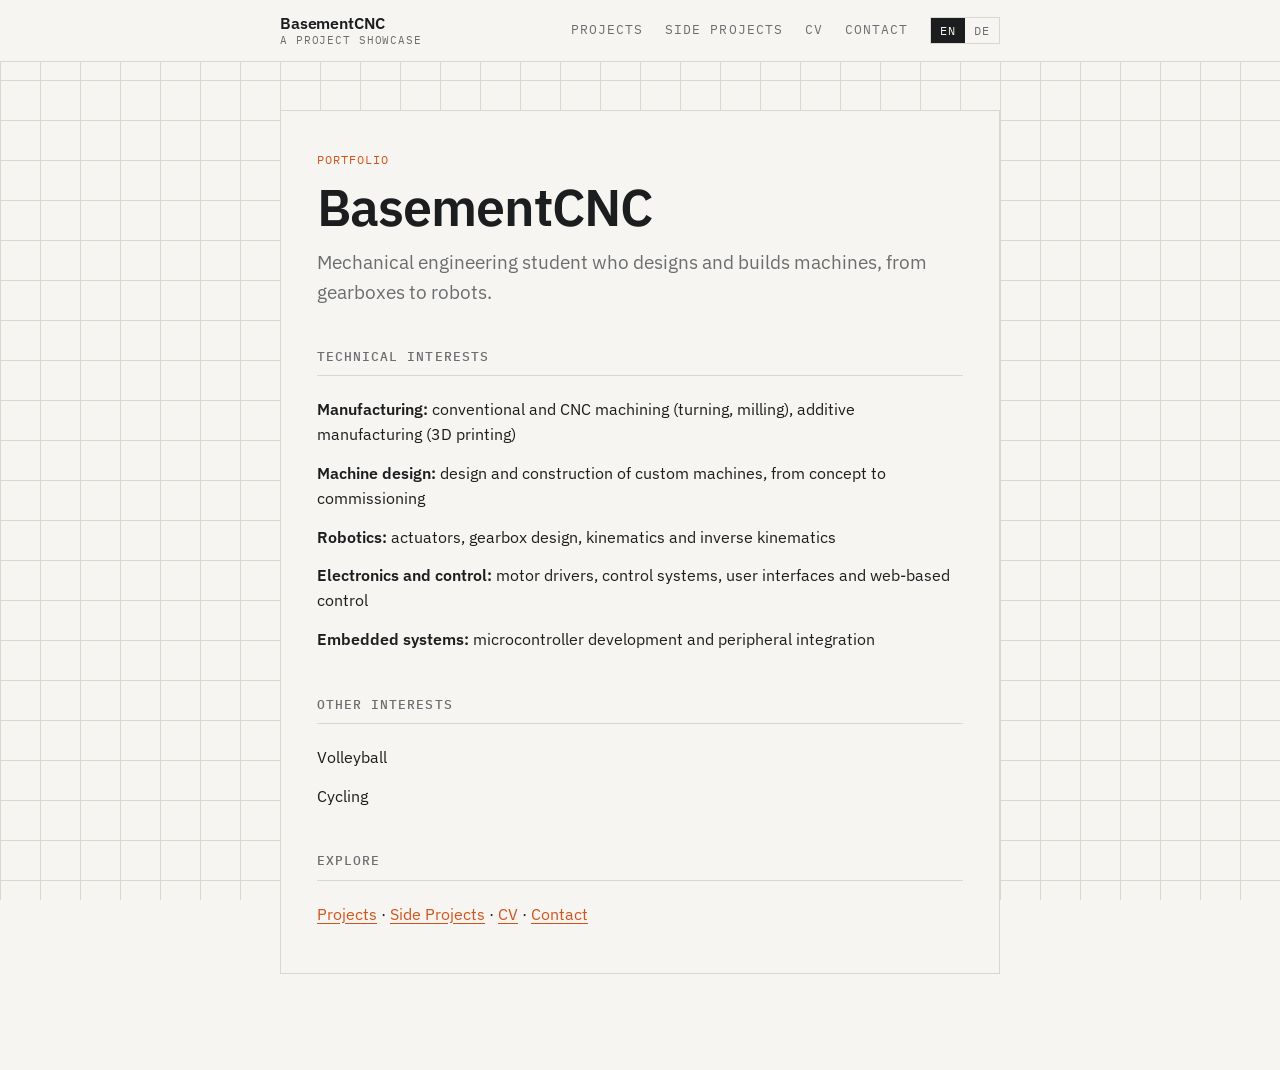
<file: index.html>
<!doctype html>
<html lang="en" class="no-js">
<head>
<meta charset="utf-8">
<meta name="viewport" content="width=device-width, initial-scale=1">
<title>BasementCNC – Project Showcase</title>
<meta name="description" content="Projects by BasementCNC, mechanical engineering student at FH Technikum Wien.">
<link rel="preconnect" href="https://fonts.googleapis.com">
<link href="https://fonts.googleapis.com/css2?family=IBM+Plex+Mono:wght@400;500&family=IBM+Plex+Sans:wght@400;500;600&display=swap" rel="stylesheet">
<link rel="stylesheet" href="assets/style.css?v=14">
</head>
<body data-title="title.home">
<header class="site-header">
  <div class="bar">
    <a class="brand" href="index.html">BasementCNC<small data-i18n="brand.sub">A Project Showcase</small></a>
    <div class="right">
      <nav class="topnav" aria-label="Main">
        <ul>
          <li><a href="projects.html" data-i18n="nav.projects">Projects</a></li>
          <li><a href="side-projects.html" data-i18n="nav.side">Side Projects</a></li>
          <li><a href="cv.html" data-i18n="nav.cv">CV</a></li>
          <li><a href="contact.html" data-i18n="nav.contact">Contact</a></li>
        </ul>
      </nav>
      <div class="lang" role="group" aria-label="Language">
        <button type="button" data-lang="en">EN</button><button type="button" data-lang="de">DE</button>
      </div>
    </div>
  </div>
</header>
<main>
  <div class="sheet">
    <p class="label" data-i18n="home.label">Portfolio</p>
    <h1>BasementCNC</h1>
    <p class="tagline" data-i18n="home.tagline">Mechanical engineering student who designs and builds machines, from gearboxes to robots.</p>

    <h2 data-i18n="home.h.tech">Technical interests</h2>
    <ul class="plain">
      <li data-i18n="home.t1" data-html><strong>Manufacturing:</strong> conventional and CNC machining (turning, milling), additive manufacturing (3D printing)</li>
      <li data-i18n="home.t2" data-html><strong>Machine design:</strong> design and construction of custom machines, from concept to commissioning</li>
      <li data-i18n="home.t3" data-html><strong>Robotics:</strong> actuators, gearbox design, kinematics and inverse kinematics</li>
      <li data-i18n="home.t4" data-html><strong>Electronics and control:</strong> motor drivers, control systems, user interfaces and web-based control</li>
      <li data-i18n="home.t5" data-html><strong>Embedded systems:</strong> microcontroller development and peripheral integration</li>
    </ul>

    <h2 data-i18n="home.h.other">Other interests</h2>
    <ul class="plain">
      <li data-i18n="home.o1" data-html>Volleyball</li>
      <li data-i18n="home.o2" data-html>Cycling</li>
    </ul>

    <h2 data-i18n="home.h.explore">Explore</h2>
    <ul class="plain">
      <li><a href="projects.html" data-i18n="nav.projects">Projects</a> · <a href="side-projects.html" data-i18n="nav.side">Side Projects</a> · <a href="cv.html" data-i18n="nav.cv">CV</a> · <a href="contact.html" data-i18n="nav.contact">Contact</a></li>
    </ul>
  </div>
</main>
<script src="assets/i18n.js?v=14"></script>
<script src="assets/site.js?v=14"></script>
</body>
</html>
</file>
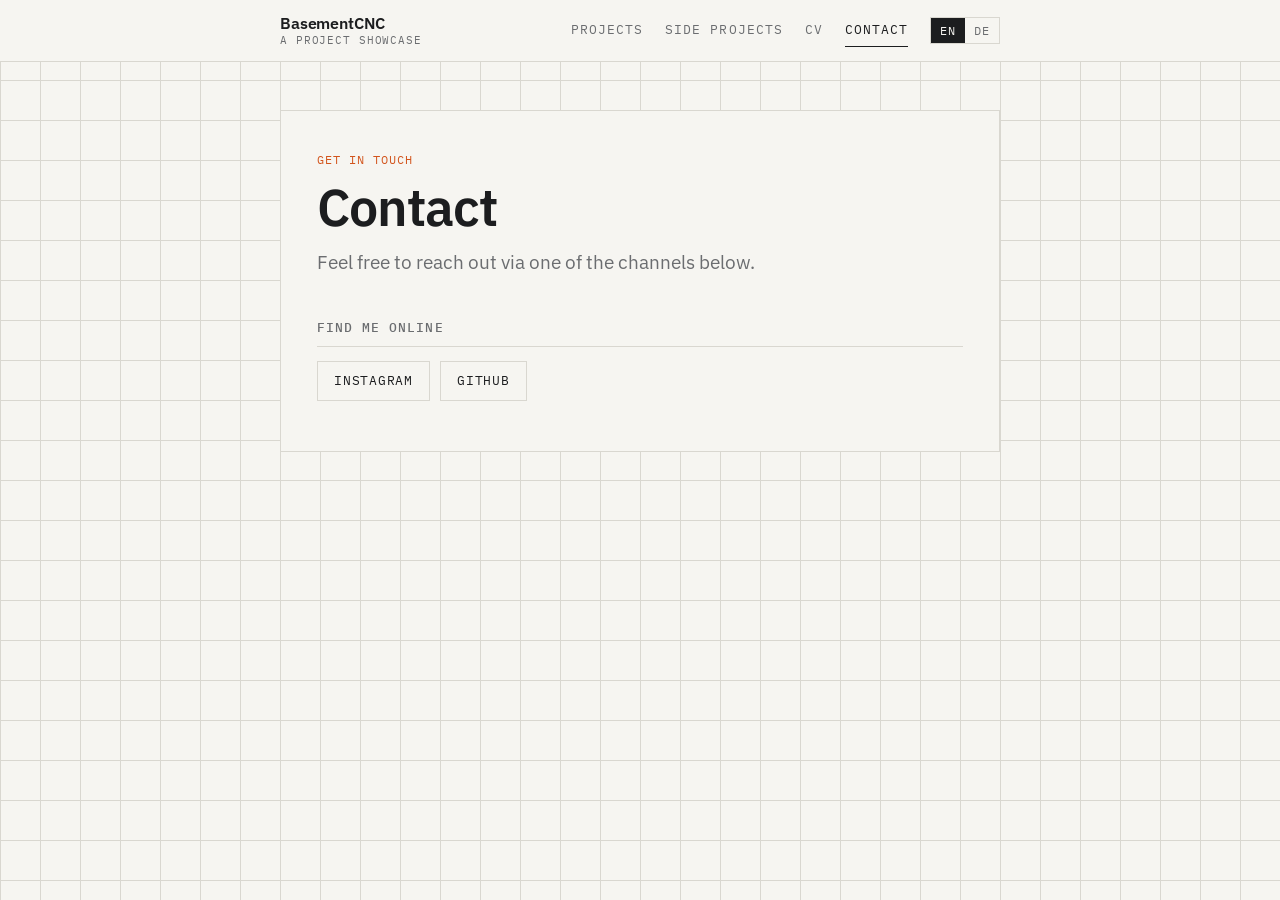
<file: contact.html>
<!doctype html>
<html lang="en" class="no-js">
<head>
<meta charset="utf-8">
<meta name="viewport" content="width=device-width, initial-scale=1">
<title>Contact – BasementCNC</title>
<meta name="description" content="Get in touch with BasementCNC.">
<link rel="preconnect" href="https://fonts.googleapis.com">
<link href="https://fonts.googleapis.com/css2?family=IBM+Plex+Mono:wght@400;500&family=IBM+Plex+Sans:wght@400;500;600&display=swap" rel="stylesheet">
<link rel="stylesheet" href="assets/style.css?v=14">
</head>
<body data-title="title.contact">
<header class="site-header">
  <div class="bar">
    <a class="brand" href="index.html">BasementCNC<small data-i18n="brand.sub">A Project Showcase</small></a>
    <div class="right">
      <nav class="topnav" aria-label="Main">
        <ul>
          <li><a href="projects.html" data-i18n="nav.projects">Projects</a></li>
          <li><a href="side-projects.html" data-i18n="nav.side">Side Projects</a></li>
          <li><a href="cv.html" data-i18n="nav.cv">CV</a></li>
          <li><a href="contact.html" aria-current="page" data-i18n="nav.contact">Contact</a></li>
        </ul>
      </nav>
      <div class="lang" role="group" aria-label="Language">
        <button type="button" data-lang="en">EN</button><button type="button" data-lang="de">DE</button>
      </div>
    </div>
  </div>
</header>
<main>
  <div class="sheet">
    <p class="label" data-i18n="co.label">Get in touch</p>
    <h1 data-i18n="co.h1">Contact</h1>
    <p class="tagline" data-i18n="co.tagline">Feel free to reach out via one of the channels below.</p>

    <h2 data-i18n="co.h.online">Find me online</h2>
    <div class="links" id="social-links"></div>

    <div id="form-section">
      <h2 data-i18n="co.h.msg">Send a message</h2>
      <form class="contact" id="contact-form" method="post">
        <label><span data-i18n="co.f.name">Name</span><input type="text" name="name" required></label>
        <label><span data-i18n="co.f.mail">Your e-mail (for my reply)</span><input type="email" name="email" required></label>
        <label><span data-i18n="co.f.msg">Message</span><textarea name="message" rows="6" required></textarea></label>
        <input class="hp" type="text" name="_gotcha" tabindex="-1" autocomplete="off" aria-hidden="true">
        <button type="submit" data-i18n="co.f.send">Send</button>
        <p class="form-status" id="form-status" role="status"></p>
      </form>
    </div>
  </div>
</main>
<script src="assets/i18n.js?v=14"></script>
<script src="assets/site.js?v=14"></script>
</body>
</html>
</file>
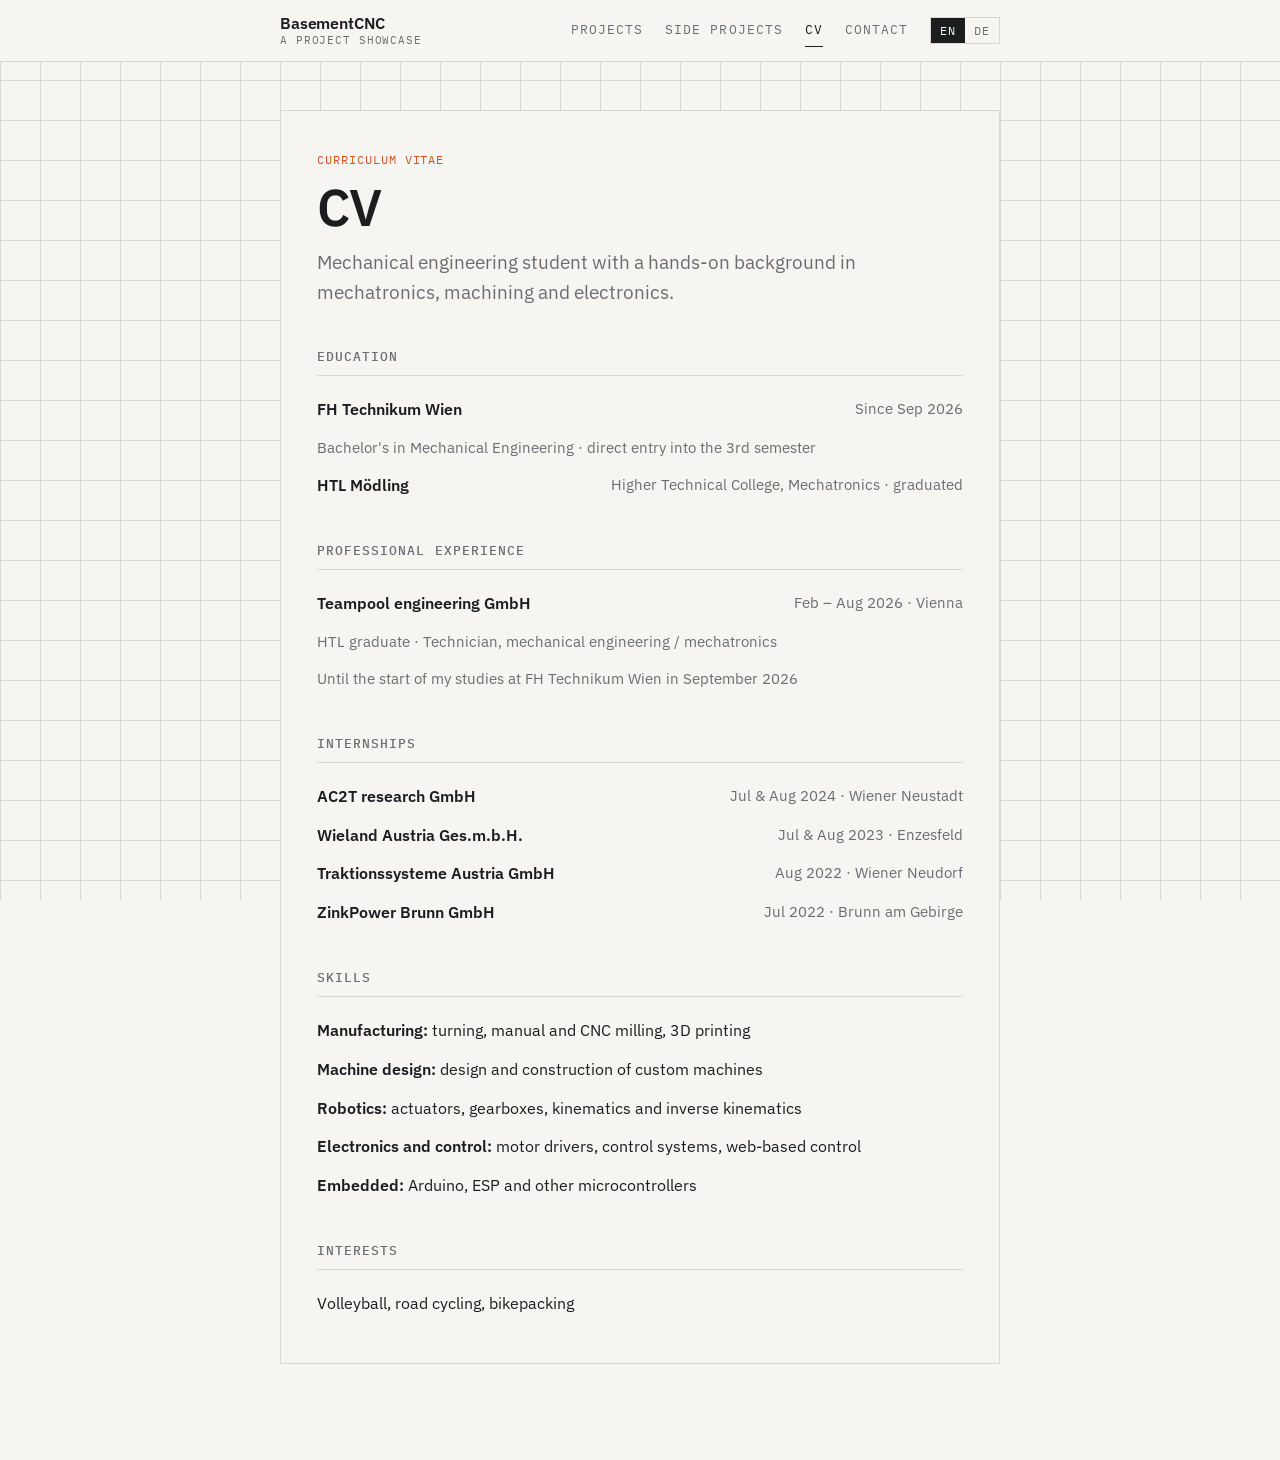
<file: cv.html>
<!doctype html>
<html lang="en" class="no-js">
<head>
<meta charset="utf-8">
<meta name="viewport" content="width=device-width, initial-scale=1">
<title>CV – BasementCNC</title>
<meta name="description" content="Curriculum vitae of BasementCNC.">
<link rel="preconnect" href="https://fonts.googleapis.com">
<link href="https://fonts.googleapis.com/css2?family=IBM+Plex+Mono:wght@400;500&family=IBM+Plex+Sans:wght@400;500;600&display=swap" rel="stylesheet">
<link rel="stylesheet" href="assets/style.css?v=14">
</head>
<body data-title="title.cv">
<header class="site-header">
  <div class="bar">
    <a class="brand" href="index.html">BasementCNC<small data-i18n="brand.sub">A Project Showcase</small></a>
    <div class="right">
      <nav class="topnav" aria-label="Main">
        <ul>
          <li><a href="projects.html" data-i18n="nav.projects">Projects</a></li>
          <li><a href="side-projects.html" data-i18n="nav.side">Side Projects</a></li>
          <li><a href="cv.html" aria-current="page" data-i18n="nav.cv">CV</a></li>
          <li><a href="contact.html" data-i18n="nav.contact">Contact</a></li>
        </ul>
      </nav>
      <div class="lang" role="group" aria-label="Language">
        <button type="button" data-lang="en">EN</button><button type="button" data-lang="de">DE</button>
      </div>
    </div>
  </div>
</header>
<main>
  <div class="sheet">
    <p class="label" data-i18n="cv.label">Curriculum vitae</p>
    <h1 data-i18n="cv.h1">CV</h1>
    <p class="tagline" data-i18n="cv.tagline">Mechanical engineering student with a hands-on background in mechatronics, machining and electronics.</p>

    <h2 data-i18n="cv.h.edu">Education</h2>
    <ul class="plain edu">
      <li><strong>FH Technikum Wien</strong><span data-i18n="cv.edu1">Since Sep 2026</span><span class="role" data-i18n="cv.edu1d">Bachelor's in Mechanical Engineering · direct entry into the 3rd semester</span></li>
      <li><strong>HTL Mödling</strong><span data-i18n="cv.edu2">Higher Technical College, Mechatronics · graduated</span></li>
    </ul>

    <h2 data-i18n="cv.h.exp">Professional experience</h2>
    <ul class="plain edu">
      <li><strong>Teampool engineering GmbH</strong><span data-i18n="cv.x1" data-html>Feb – Aug 2026 · Vienna</span><span class="role" data-i18n="cv.x1r">HTL graduate · Technician, mechanical engineering / mechatronics</span><span class="role" data-i18n="cv.x1n">Until the start of my studies at FH Technikum Wien in September 2026</span></li>
    </ul>

    <h2 data-i18n="cv.h.intern">Internships</h2>
    <ul class="plain edu">
      <li><strong>AC2T research GmbH</strong><span data-i18n="cv.p1" data-html>Jul &amp; Aug 2024 · Wiener Neustadt</span></li>
      <li><strong>Wieland Austria Ges.m.b.H.</strong><span data-i18n="cv.p2" data-html>Jul &amp; Aug 2023 · Enzesfeld</span></li>
      <li><strong>Traktionssysteme Austria GmbH</strong><span data-i18n="cv.p3" data-html>Aug 2022 · Wiener Neudorf</span></li>
      <li><strong>ZinkPower Brunn GmbH</strong><span data-i18n="cv.p4" data-html>Jul 2022 · Brunn am Gebirge</span></li>
    </ul>

    <h2 data-i18n="cv.h.skills">Skills</h2>
    <ul class="plain">
      <li data-i18n="cv.s1" data-html><strong>Manufacturing:</strong> turning, manual and CNC milling, 3D printing</li>
      <li data-i18n="cv.s2" data-html><strong>Machine design:</strong> design and construction of custom machines</li>
      <li data-i18n="cv.s3" data-html><strong>Robotics:</strong> actuators, gearboxes, kinematics and inverse kinematics</li>
      <li data-i18n="cv.s4" data-html><strong>Electronics and control:</strong> motor drivers, control systems, web-based control</li>
      <li data-i18n="cv.s5" data-html><strong>Embedded:</strong> Arduino, ESP and other microcontrollers</li>
    </ul>

    <h2 data-i18n="cv.h.int">Interests</h2>
    <ul class="plain">
      <li data-i18n="cv.i1" data-html>Volleyball, road cycling, bikepacking</li>
    </ul>

  </div>
</main>
<script src="assets/i18n.js?v=14"></script>
<script src="assets/site.js?v=14"></script>
</body>
</html>
</file>
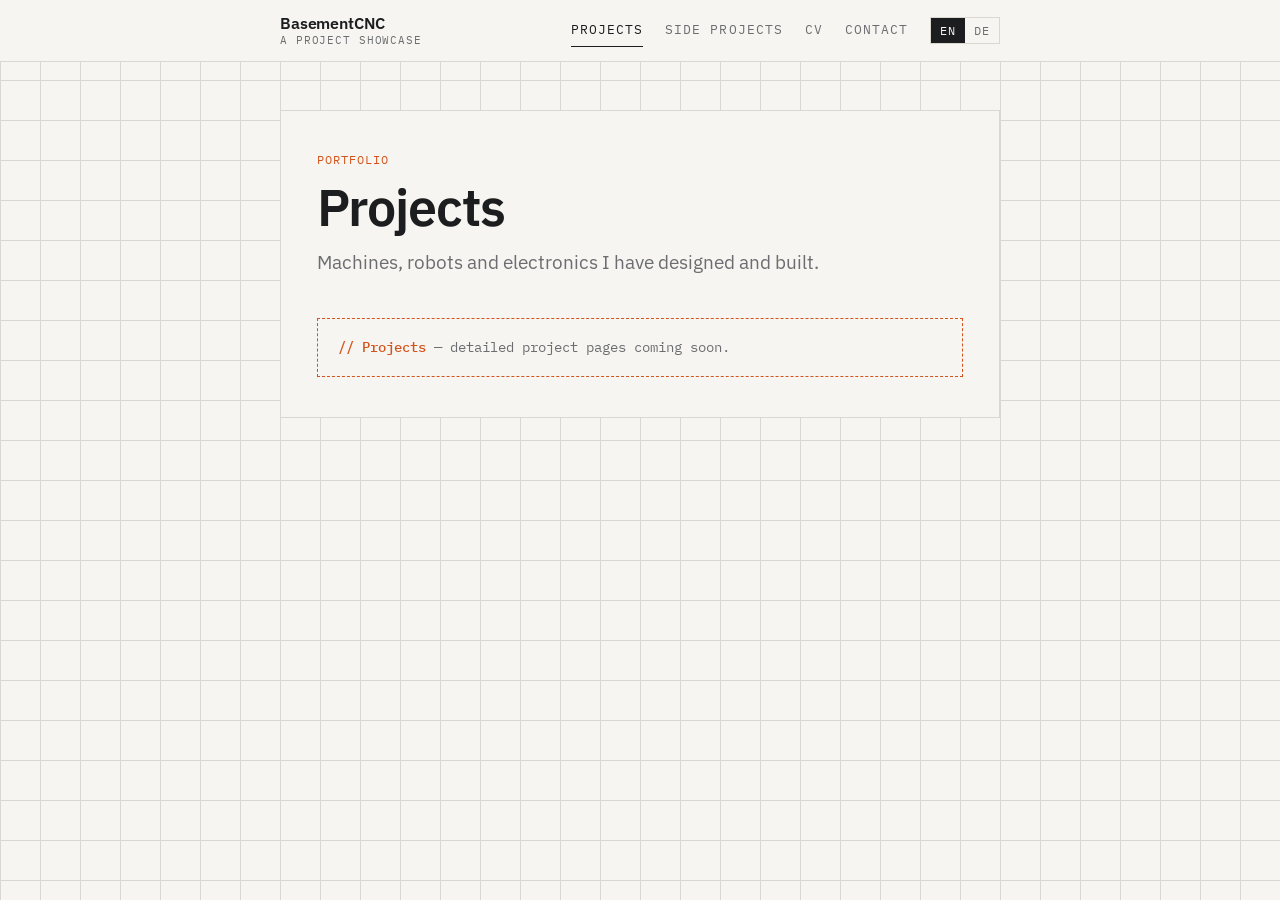
<file: projects.html>
<!doctype html>
<html lang="en" class="no-js">
<head>
<meta charset="utf-8">
<meta name="viewport" content="width=device-width, initial-scale=1">
<title>Projects – BasementCNC</title>
<meta name="description" content="Projects by BasementCNC.">
<link rel="preconnect" href="https://fonts.googleapis.com">
<link href="https://fonts.googleapis.com/css2?family=IBM+Plex+Mono:wght@400;500&family=IBM+Plex+Sans:wght@400;500;600&display=swap" rel="stylesheet">
<link rel="stylesheet" href="assets/style.css?v=14">
</head>
<body data-title="title.projects">
<header class="site-header">
  <div class="bar">
    <a class="brand" href="index.html">BasementCNC<small data-i18n="brand.sub">A Project Showcase</small></a>
    <div class="right">
      <nav class="topnav" aria-label="Main">
        <ul>
          <li><a href="projects.html" aria-current="page" data-i18n="nav.projects">Projects</a></li>
          <li><a href="side-projects.html" data-i18n="nav.side">Side Projects</a></li>
          <li><a href="cv.html" data-i18n="nav.cv">CV</a></li>
          <li><a href="contact.html" data-i18n="nav.contact">Contact</a></li>
        </ul>
      </nav>
      <div class="lang" role="group" aria-label="Language">
        <button type="button" data-lang="en">EN</button><button type="button" data-lang="de">DE</button>
      </div>
    </div>
  </div>
</header>
<main>
  <div class="sheet">
    <p class="label" data-i18n="pr.label">Portfolio</p>
    <h1 data-i18n="pr.h1">Projects</h1>
    <p class="tagline" data-i18n="pr.tagline">Machines, robots and electronics I have designed and built.</p>

    <div class="soon" data-i18n="pr.soon" data-html><b>// Projects</b> — detailed project pages coming soon.</div>
  </div>
</main>
<script src="assets/i18n.js?v=14"></script>
<script src="assets/site.js?v=14"></script>
</body>
</html>
</file>
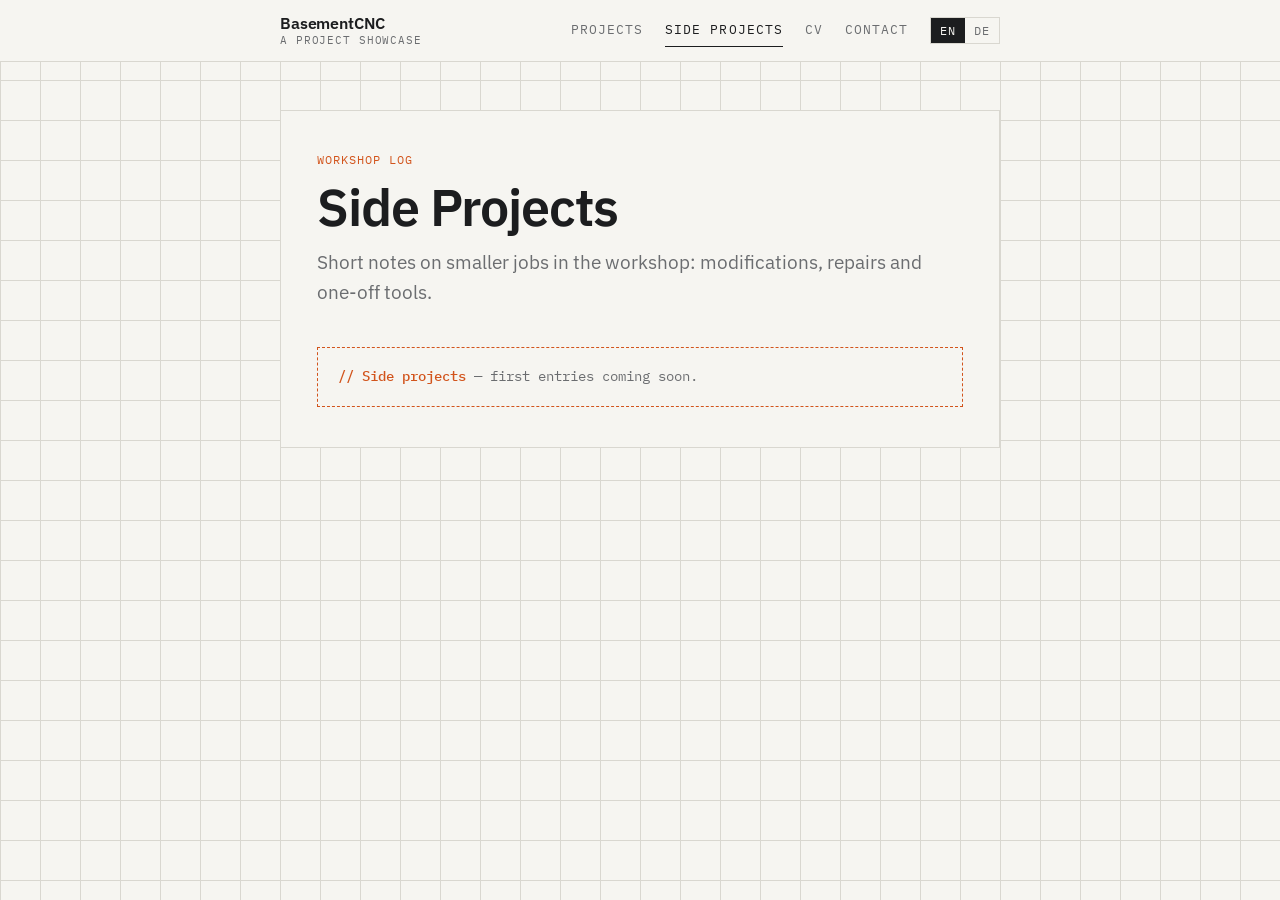
<file: side-projects.html>
<!doctype html>
<html lang="en" class="no-js">
<head>
<meta charset="utf-8">
<meta name="viewport" content="width=device-width, initial-scale=1">
<title>Side Projects – BasementCNC</title>
<meta name="description" content="Side projects and workshop notes by BasementCNC.">
<link rel="preconnect" href="https://fonts.googleapis.com">
<link href="https://fonts.googleapis.com/css2?family=IBM+Plex+Mono:wght@400;500&family=IBM+Plex+Sans:wght@400;500;600&display=swap" rel="stylesheet">
<link rel="stylesheet" href="assets/style.css?v=14">
</head>
<body data-title="title.side">
<header class="site-header">
  <div class="bar">
    <a class="brand" href="index.html">BasementCNC<small data-i18n="brand.sub">A Project Showcase</small></a>
    <div class="right">
      <nav class="topnav" aria-label="Main">
        <ul>
          <li><a href="projects.html" data-i18n="nav.projects">Projects</a></li>
          <li><a href="side-projects.html" aria-current="page" data-i18n="nav.side">Side Projects</a></li>
          <li><a href="cv.html" data-i18n="nav.cv">CV</a></li>
          <li><a href="contact.html" data-i18n="nav.contact">Contact</a></li>
        </ul>
      </nav>
      <div class="lang" role="group" aria-label="Language">
        <button type="button" data-lang="en">EN</button><button type="button" data-lang="de">DE</button>
      </div>
    </div>
  </div>
</header>
<main>
  <div class="sheet">
    <p class="label" data-i18n="sp.label">Workshop log</p>
    <h1 data-i18n="sp.h1">Side Projects</h1>
    <p class="tagline" data-i18n="sp.tagline">Short notes on smaller jobs in the workshop: modifications, repairs and one-off tools.</p>

    <div class="soon" data-i18n="sp.soon" data-html><b>// Side projects</b> — first entries coming soon.</div>
  </div>
</main>
<script src="assets/i18n.js?v=14"></script>
<script src="assets/site.js?v=14"></script>
</body>
</html>
</file>
<file: assets/style.css>
:root {
  --bg: #f6f5f1;
  --fg: #1c1d1f;
  --muted: #6b6d70;
  --line: #d9d7d0;
  --accent: #d2541c;
}
@media (prefers-color-scheme: dark) {
  :root {
    --bg: #141516;
    --fg: #ecebe7;
    --muted: #9a9b9d;
    --line: #2c2e30;
    --accent: #ee7a43;
  }
}
* { box-sizing: border-box; }
body {
  margin: 0;
  background: var(--bg);
  color: var(--fg);
  font-family: "IBM Plex Sans", system-ui, sans-serif;
  line-height: 1.55;
  background-image:
    linear-gradient(var(--line) 1px, transparent 1px),
    linear-gradient(90deg, var(--line) 1px, transparent 1px);
  background-size: 40px 40px;
  background-attachment: fixed;
}
a { color: var(--accent); text-underline-offset: 3px; }

/* ---------- header ---------- */
.site-header {
  background: var(--bg);
  border-bottom: 1px solid var(--line);
  position: sticky;
  top: 0;
  z-index: 10;
}
.site-header .bar {
  max-width: 760px;
  margin: 0 auto;
  padding: 14px 20px;
  display: flex;
  align-items: center;
  justify-content: space-between;
  gap: 16px;
}
.brand {
  color: var(--fg);
  text-decoration: none;
  font-weight: 600;
  letter-spacing: -.01em;
  line-height: 1.2;
}
.brand small {
  display: block;
  font-family: "IBM Plex Mono", monospace;
  font-weight: 400;
  font-size: 11px;
  letter-spacing: .08em;
  text-transform: uppercase;
  color: var(--muted);
}

/* ---------- top navigation ---------- */
.topnav ul { display: flex; flex-wrap: wrap; gap: 4px 22px; margin: 0; padding: 0; list-style: none; }
.topnav a {
  display: block;
  padding: 6px 0;
  color: var(--muted);
  text-decoration: none;
  font-family: "IBM Plex Mono", monospace;
  font-size: 13px;
  letter-spacing: .08em;
  text-transform: uppercase;
  border-bottom: 1px solid transparent;
}
.topnav a:hover, .topnav a:focus-visible { color: var(--fg); outline: none; }
.topnav a[aria-current="page"] { color: var(--fg); border-bottom-color: var(--fg); }
@media (max-width: 520px) {
  .site-header .bar { flex-wrap: wrap; }
  .topnav ul { gap: 16px; }
}

/* ---------- language switch ---------- */
.right { display: flex; align-items: center; gap: 22px; }
.lang { display: inline-flex; border: 1px solid var(--line); }
.lang button {
  font-family: "IBM Plex Mono", monospace;
  font-size: 12px;
  letter-spacing: .08em;
  color: var(--muted);
  background: transparent;
  border: 0;
  padding: 5px 9px;
  cursor: pointer;
}
.lang button:hover, .lang button:focus-visible { color: var(--fg); outline: none; }
.lang button[aria-pressed="true"] { background: var(--fg); color: var(--bg); }
@media (max-width: 520px) {
  .right { display: contents; }
  .brand { order: 1; }
  .lang { order: 2; }
  .topnav { order: 3; width: 100%; }
  .topnav ul { gap: 4px 16px; }
}

/* ---------- content ---------- */
main {
  max-width: 760px;
  margin: 0 auto;
  padding: 48px 20px 96px;
}
.sheet {
  background: var(--bg);
  border: 1px solid var(--line);
  padding: 40px 36px;
}
.label {
  font-family: "IBM Plex Mono", monospace;
  font-size: 12px;
  letter-spacing: .08em;
  text-transform: uppercase;
  color: var(--accent);
  margin: 0 0 10px;
}
h1 {
  font-size: clamp(34px, 7vw, 52px);
  line-height: 1.05;
  margin: 0 0 14px;
  font-weight: 600;
  letter-spacing: -.02em;
}
.tagline {
  font-size: 19px;
  color: var(--muted);
  margin: 0 0 40px;
  max-width: 34em;
}
h2 {
  font-family: "IBM Plex Mono", monospace;
  font-size: 13px;
  font-weight: 500;
  letter-spacing: .08em;
  text-transform: uppercase;
  color: var(--muted);
  border-bottom: 1px solid var(--line);
  padding-bottom: 8px;
  margin: 36px 0 14px;
}
ul.plain { list-style: none; padding: 0; margin: 0; }
ul.plain li { padding: 7px 0; }
li strong { font-weight: 600; }
.edu li { display: flex; justify-content: space-between; gap: 16px; flex-wrap: wrap; }
.edu span { color: var(--muted); font-size: 15px; }
.edu .role { flex-basis: 100%; margin-top: -2px; }
.soon {
  margin-top: 40px;
  padding: 18px 20px;
  border: 1px dashed var(--accent);
  font-family: "IBM Plex Mono", monospace;
  font-size: 14px;
  color: var(--muted);
}
.soon b { color: var(--accent); font-weight: 500; }

/* ---------- side-project log entries ---------- */
.entry { padding: 18px 0; border-bottom: 1px solid var(--line); }
.entry:last-child { border-bottom: 0; }
.entry .meta { font-family: "IBM Plex Mono", monospace; font-size: 12px; letter-spacing: .08em; text-transform: uppercase; color: var(--muted); margin: 0 0 4px; }
.entry h3 { margin: 0 0 6px; font-size: 18px; font-weight: 600; }
.entry p { margin: 0 0 8px; }
.entry img { max-width: 100%; height: auto; display: block; margin-top: 10px; border: 1px solid var(--line); }

/* ---------- contact ---------- */
.links a {
  display: inline-block;
  margin: 0 10px 10px 0;
  padding: 9px 16px;
  border: 1px solid var(--line);
  color: var(--fg);
  text-decoration: none;
  font-family: "IBM Plex Mono", monospace;
  font-size: 13px;
  letter-spacing: .06em;
  text-transform: uppercase;
}
.links a:hover, .links a:focus-visible { border-color: var(--accent); color: var(--accent); outline: none; }
form.contact { display: grid; gap: 14px; max-width: 480px; }
form.contact label { font-size: 14px; color: var(--muted); display: grid; gap: 4px; }
form.contact input, form.contact textarea {
  font: inherit;
  color: var(--fg);
  background: transparent;
  border: 1px solid var(--line);
  padding: 9px 11px;
}
form.contact input:focus, form.contact textarea:focus { border-color: var(--accent); outline: none; }
form.contact button {
  justify-self: start;
  font-family: "IBM Plex Mono", monospace;
  font-size: 13px;
  letter-spacing: .08em;
  text-transform: uppercase;
  color: var(--bg);
  background: var(--accent);
  border: 0;
  padding: 10px 20px;
  cursor: pointer;
}
.hp { position: absolute; left: -9999px; }
.form-status { font-size: 14px; color: var(--muted); min-height: 1.4em; margin: 0; }

@media (max-width: 520px) {
  main { padding-top: 28px; }
  .sheet { padding: 28px 20px; }
}
</file>
